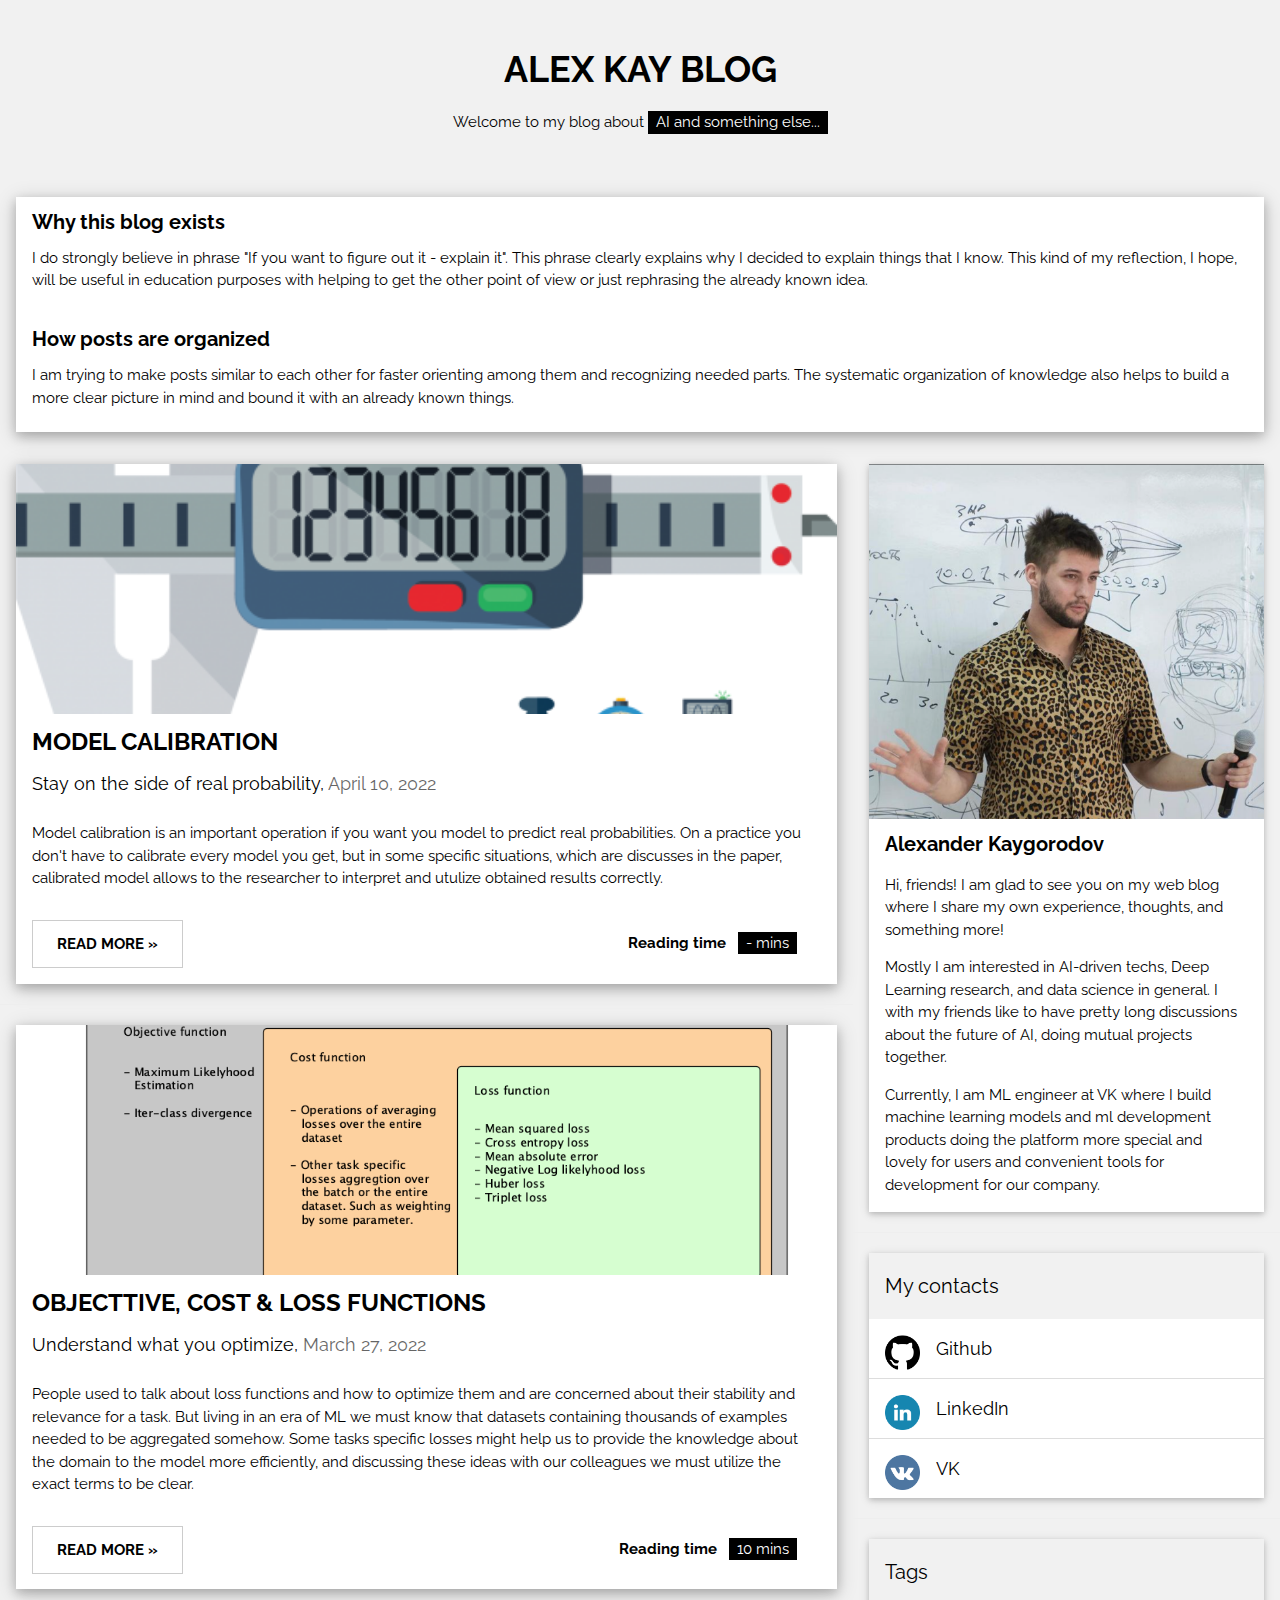
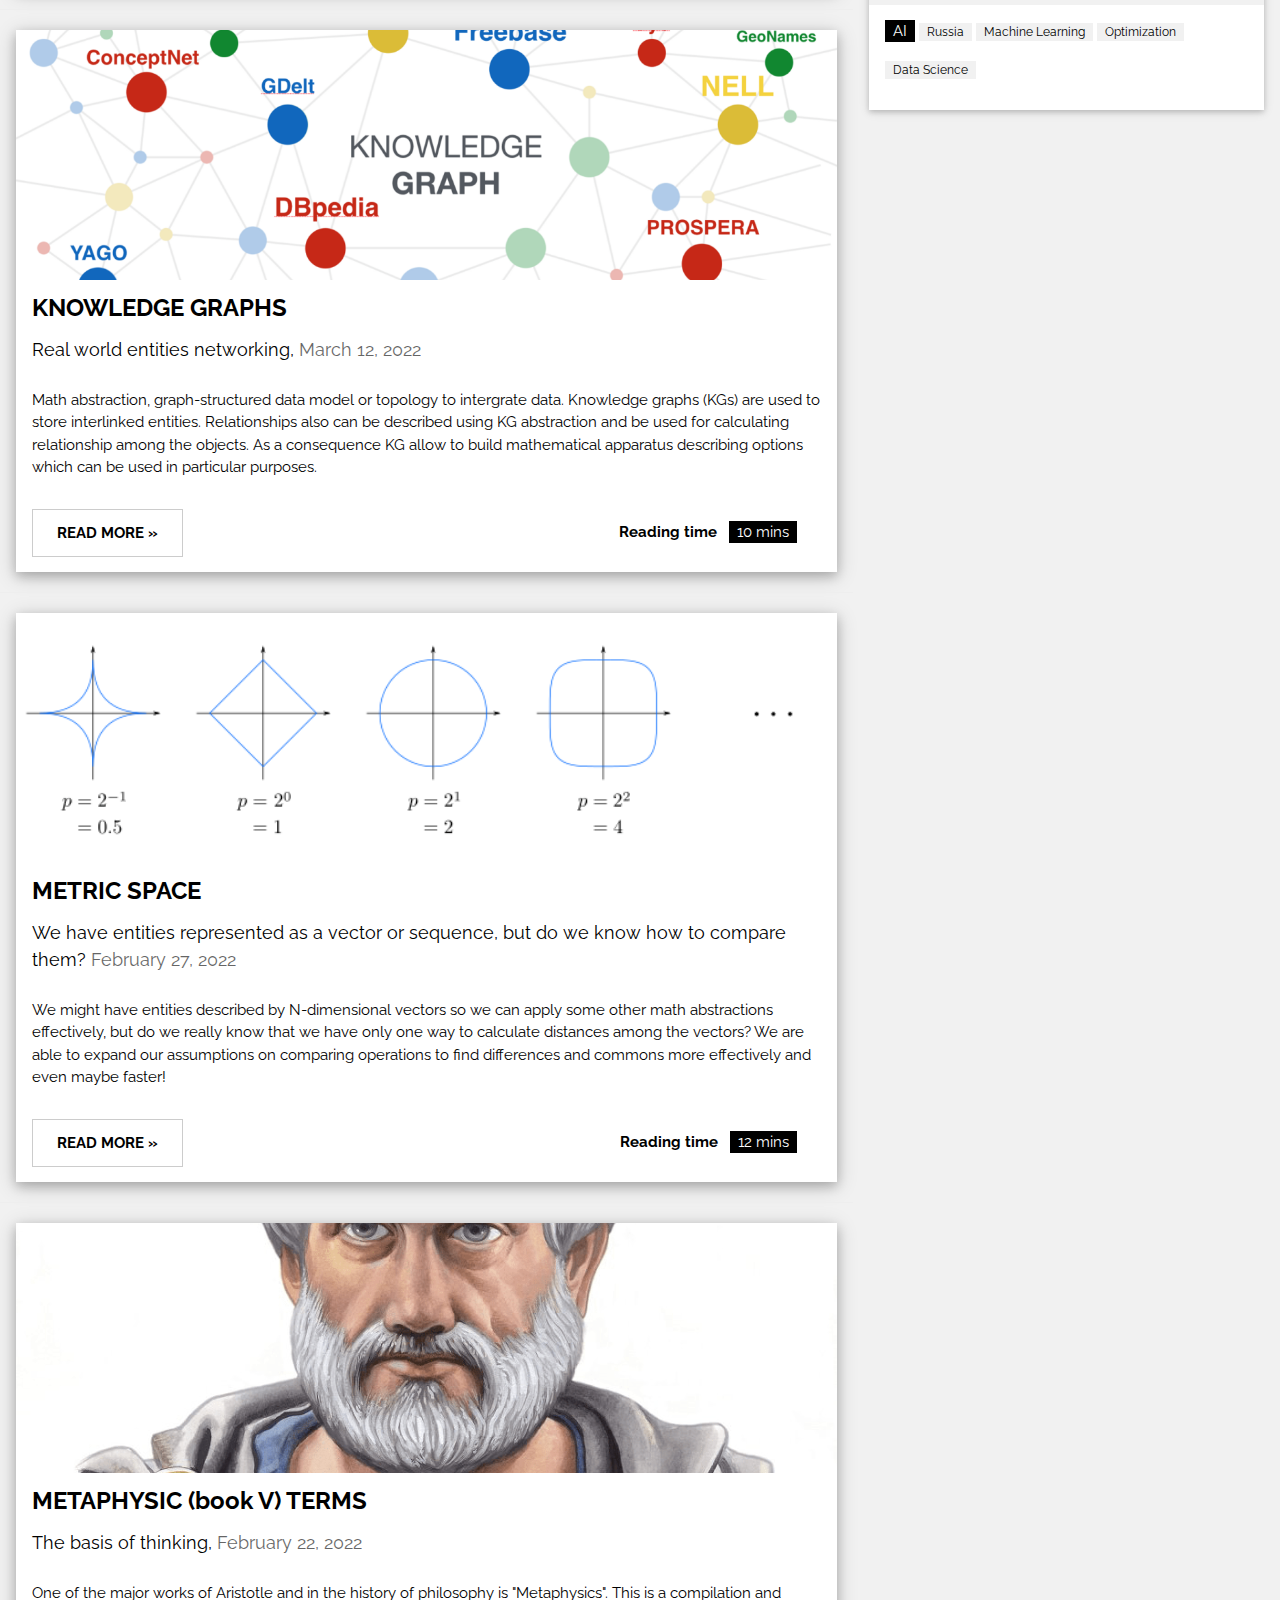
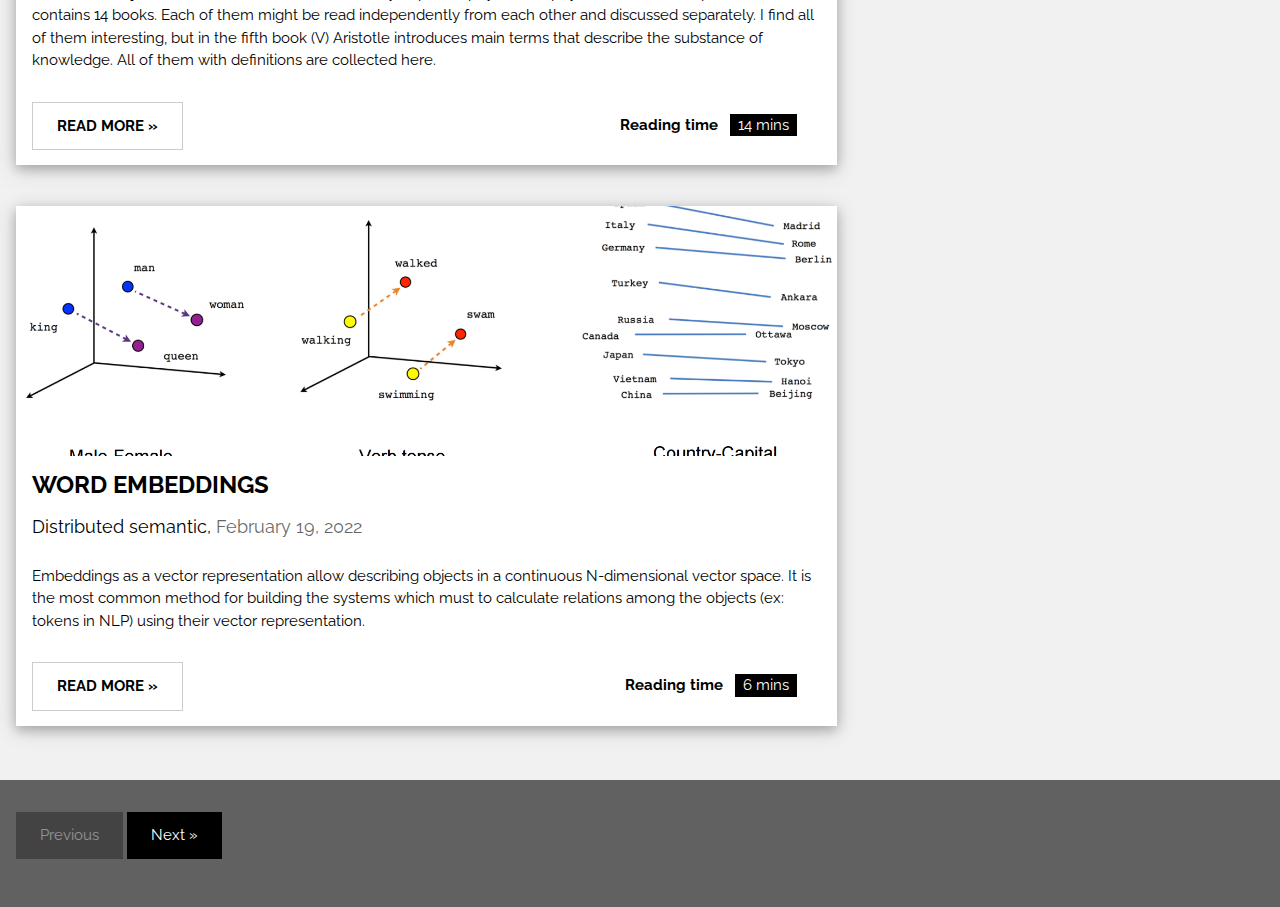
<file: index.html>
<!DOCTYPE html>
<html>
<title>Alex Kay blog</title>
<meta charset="UTF-8">
<meta name="viewport" content="width=device-width, initial-scale=1">
<link rel="stylesheet" href="https://www.w3schools.com/w3css/4/w3.css">
<link rel="stylesheet" href="https://fonts.googleapis.com/css?family=Raleway">
<link rel="stylesheet" href="./static/styles.css">
<style>
body,h1,h2,h3,h4,h5 {font-family: "Raleway", sans-serif}
</style>
<body class="w3-light-grey">

<!-- w3-content defines a container for fixed size centered content,
and is wrapped around the whole page content, except for the footer in this example -->
<div class="w3-content" style="max-width:1400px">

<!-- Header -->
<header class="w3-container w3-center w3-padding-32">
  <h1><b>
    <a href="./index.html" style="text-decoration:none">ALEX KAY BLOG</a>
  </b></h1>
  <p>Welcome to my blog about <span class="w3-tag">AI and something else...</span></p>
</header>

<!-- Grid -->
<div class="w3-row">

<!-- Blog options -->
<div class="w3-col l14">
  <div class="w3-card-4 w3-margin w3-white">
    <div class="w3-container">
      <h4><b>Why this blog exists</b></h4>
      I do strongly believe in phrase "If you want to figure out it - explain it".
      This phrase clearly explains why I decided to explain things that I know.
      This kind of my reflection, I hope, will be useful in education purposes with
      helping to get the other point of view or just rephrasing the already known idea.
    </div>
    <br>

    <div class="w3-container">
      <h4><b>How posts are organized</b></h4>
      I am trying to make posts similar to each other for faster orienting among them and
      recognizing needed parts. The systematic organization of knowledge also helps
      to build a more clear picture in mind and bound it with an already known things.
    </div>
    <br>
  </div>
</div>

<!-- Blog entries -->
<div class="w3-col l8 s12">

  <!-- Blog entry -->
  <div class="w3-card-4 w3-margin w3-white">
    <img src="./images/blogs/calibration.png" alt="kg" style="width:100%; height:250px;object-fit: cover;">
    <div class="w3-container">
      <h3><b>MODEL CALIBRATION</b></h3>
      <h5>Stay on the side of real probability, <span class="w3-opacity">April 10, 2022</span></h5>
    </div>

    <div class="w3-container">
      <p>
         Model calibration is an important operation if you want you model to predict real probabilities. On a practice you don't
         have to calibrate every model you get, but in some specific situations, which are discusses in the paper, calibrated model
         allows to the researcher to interpret and utulize obtained results correctly.
      </p>
      <div class="w3-row">
        <div class="w3-col m8 s12">
          <p><button class="w3-button w3-padding-large w3-white w3-border"><b>
            <a href="./html/papers/calibration.html" style="text-decoration:none">READ MORE »</a>
          </b></button></p>
        </div>
        <div class="w3-col m4 w3-hide-small">
          <p><span class="w3-padding-large w3-right"><b>Reading time  </b> <span class="w3-tag"> - mins</span></span></p>
        </div>
      </div>
    </div>
  </div>
  <hr>

  <!-- Blog entry -->
  <div class="w3-card-4 w3-margin w3-white">
    <img src="./images/blogs/loss_functions.png" alt="kg" style="width:100%; height:250px;object-fit: cover;">
    <div class="w3-container">
      <h3><b>OBJECTTIVE, COST & LOSS FUNCTIONS</b></h3>
      <h5>Understand what you optimize, <span class="w3-opacity">March 27, 2022</span></h5>
    </div>

    <div class="w3-container">
      <p>
        People used to talk about loss functions and how to optimize them and are concerned about
        their stability and relevance for a task. But living in an
        era of ML we must know that datasets containing thousands of examples needed to
        be aggregated somehow. Some tasks specific losses might
        help us to provide the knowledge about the domain to the model more efficiently,
        and discussing these ideas with our colleagues we
        must utilize the exact terms to be clear.
      </p>
      <div class="w3-row">
        <div class="w3-col m8 s12">
          <p><button class="w3-button w3-padding-large w3-white w3-border"><b>
            <a href="./html/papers/loss_functions.html" style="text-decoration:none">READ MORE »</a>
          </b></button></p>
        </div>
        <div class="w3-col m4 w3-hide-small">
          <p><span class="w3-padding-large w3-right"><b>Reading time  </b> <span class="w3-tag"> 10 mins</span></span></p>
        </div>
      </div>
    </div>
  </div>
  <hr>

  <!-- Blog entry -->
  <div class="w3-card-4 w3-margin w3-white">
    <img src="./images/blogs/kg.png" alt="kg" style="width:100%; height:250px;object-fit: cover;">
    <div class="w3-container">
      <h3><b>KNOWLEDGE GRAPHS</b></h3>
      <h5>Real world entities networking, <span class="w3-opacity">March 12, 2022</span></h5>
    </div>

    <div class="w3-container">
      <p>
        Math abstraction, graph-structured data model or topology to intergrate data. Knowledge graphs (KGs) are used to store interlinked entities. Relationships also can be described using KG
        abstraction and be used for calculating relationship among the objects. As a consequence KG allow to build mathematical apparatus describing options which can be used in particular purposes.
      </p>
      <div class="w3-row">
        <div class="w3-col m8 s12">
          <p><button class="w3-button w3-padding-large w3-white w3-border"><b>
            <a href="./html/papers/knowledge_graphs.html" style="text-decoration:none">READ MORE »</a>
          </b></button></p>
        </div>
        <div class="w3-col m4 w3-hide-small">
          <p><span class="w3-padding-large w3-right"><b>Reading time  </b> <span class="w3-tag"> 10 mins</span></span></p>
        </div>
      </div>
    </div>
  </div>
  <hr>

  <!-- Blog entry -->
  <div class="w3-card-4 w3-margin w3-white">
    <img src="./images/blogs/distances.png" alt="kg" style="width:100%; height:250px;object-fit: cover;">
    <div class="w3-container">
      <h3><b>METRIC SPACE</b></h3>
      <h5>We have entities represented as a vector or sequence, but do we know how to compare them? <span class="w3-opacity">February 27, 2022</span></h5>
    </div>

    <div class="w3-container">
      <p>
        We might have entities described by N-dimensional vectors so we can apply some other math abstractions
        effectively, but do we really know that we have only one way to calculate distances
        among the vectors? We are able to expand our assumptions on comparing operations to find differences and commons
        more effectively and even maybe faster!
      </p>
      <div class="w3-row">
        <div class="w3-col m8 s12">
          <p><button class="w3-button w3-padding-large w3-white w3-border"><b>
            <a href="./html/papers/metric_space.html" style="text-decoration:none">READ MORE »</a>
          </b></button></p>
        </div>
        <div class="w3-col m4 w3-hide-small">
          <p><span class="w3-padding-large w3-right"><b>Reading time  </b> <span class="w3-tag"> 12 mins</span></span></p>
        </div>
      </div>
    </div>
  </div>
  <hr>

  <!-- Blog entry -->
  <div class="w3-card-4 w3-margin w3-white">
    <img src="./images/blogs/aristotle.png" alt="kg" style="width:100%; height:250px;object-fit: cover;">
    <div class="w3-container">
      <h3><b>METAPHYSIC (book V) TERMS</b></h3>
      <h5>The basis of thinking, <span class="w3-opacity">February 22, 2022</span></h5>
    </div>

    <div class="w3-container">
      <p>
        One of the major works of Aristotle and in the history of philosophy is "Metaphysics". This is a compilation and contains 14 books.
        Each of them might be read independently from each other and discussed separately. I find all of them interesting, but in
        the fifth book (V) Aristotle introduces main terms that describe the substance of knowledge. All
        of them with definitions are collected here.
      </p>
      <div class="w3-row">
        <div class="w3-col m8 s12">
          <p><button class="w3-button w3-padding-large w3-white w3-border"><b>
            <a href="./html/papers/metaphysic_terms.html" style="text-decoration:none">READ MORE »</a>
          </b></button></p>
        </div>
        <div class="w3-col m4 w3-hide-small">
          <p><span class="w3-padding-large w3-right"><b>Reading time  </b> <span class="w3-tag">14 mins</span></span></p>
        </div>
      </div>
    </div>
  </div>
  <hr>

  <!-- Blog entry -->
  <div class="w3-card-4 w3-margin w3-white">
  <img src="./images/blogs/embeddings.png" alt="embeddings" style="width:100%; height:250px;object-fit: cover;">
    <div class="w3-container">
      <h3><b>WORD EMBEDDINGS</b></h3>
      <h5>Distributed semantic, <span class="w3-opacity">February 19, 2022</span></h5>
    </div>

    <div class="w3-container">
      <p>
        Embeddings as a vector representation allow describing objects in a continuous N-dimensional vector space. It is the most common method for building the systems which must
        to calculate relations among the objects (ex: tokens in NLP) using their vector representation.
      </p>
      <div class="w3-row">
        <div class="w3-col m8 s12">
          <p><button class="w3-button w3-padding-large w3-white w3-border"><b>
            <a href="./html/papers/embeddings.html" style="text-decoration:none">READ MORE »</a>
          </b></button></p>
        </div>
        <div class="w3-col m4 w3-hide-small">
          <p><span class="w3-padding-large w3-right"><b>Reading time  </b> <span class="w3-tag">6 mins</span></span></p>
        </div>
      </div>
    </div>
  </div>

<!-- END BLOG ENTRIES -->
</div>

<!-- Introduction menu -->
<div class="w3-col l4">
  <!-- About Card -->
  <div class="w3-card w3-margin w3-margin-top">
  <img src="./images/me.jpg" style="width:100%">
    <div class="w3-container w3-white">
      <h4><b>Alexander Kaygorodov</b></h4>
      <p>
        Hi, friends! I am glad to see you on my web blog where I share my own experience, thoughts, and something more!
      </p>
      <p>
        Mostly I am interested in AI-driven techs, Deep Learning research, and data science in general.
        I with my friends like to have pretty long discussions about the future of AI, doing mutual projects together.
      </p>
      <p>
        Currently, I am ML engineer at <a href="https://vk.company/en/" style="text-decoration:none">VK</a> where I build machine learning models and ml development products doing the
        platform more special and lovely for users and convenient tools for development for our company.
      </p>
    </div>
  </div><hr>

  <!-- Contacts -->
  <div class="w3-card w3-margin">
    <div class="w3-container w3-padding">
      <h4>My contacts</h4>
    </div>
    <ul class="w3-ul w3-hoverable w3-white">
      <li class="w3-padding-16">
        <img src="./images/github_icon.png" alt="Image" class="w3-left w3-margin-right" style="width:35px">
        <span class="w3-large">
          <a href="https://github.com/AlexKay28" style="text-decoration:none">Github</a>
        </span><br>
      </li>
      <li class="w3-padding-16">
        <img src="./images/linkedin_icon.png" alt="Image" class="w3-left w3-margin-right" style="width:35px">
        <span class="w3-large">
          <a href="https://www.linkedin.com/in/alexkay28" style="text-decoration:none">LinkedIn</a>
        </span><br>
      </li>
      <li class="w3-padding-16 w3-hide-medium w3-hide-small">
        <img src="./images/vk_icon.png" alt="Image" class="w3-left w3-margin-right" style="width:35px">
        <span class="w3-large">
          <a href="https://vk.com/alexkay28" style="text-decoration:none">VK</a>
        </span><br>
      </li>
    </ul>
  </div>
  <hr>

  <!-- Labels / tags -->
  <div class="w3-card w3-margin">
    <div class="w3-container w3-padding">
      <h4>Tags</h4>
    </div>
    <div class="w3-container w3-white">
    <p>
      <span class="w3-tag w3-black w3-margin-bottom">AI</span>
      <span class="w3-tag w3-light-grey w3-small w3-margin-bottom">Russia</span>
      <span class="w3-tag w3-light-grey w3-small w3-margin-bottom">Machine Learning</span>
      <span class="w3-tag w3-light-grey w3-small w3-margin-bottom">Optimization</span>
      <span class="w3-tag w3-light-grey w3-small w3-margin-bottom">Data Science</span>
    </p>
    </div>
  </div>

<!-- END Introduction Menu -->
</div>

<!-- END GRID -->
</div><br>

<!-- END w3-content -->
</div>

<!-- Footer -->
<footer class="w3-container w3-dark-grey w3-padding-32 w3-margin-top">
  <button class="w3-button w3-black w3-disabled w3-padding-large w3-margin-bottom">Previous</button>
  <button class="w3-button w3-black w3-padding-large w3-margin-bottom">Next »</button>
</footer>

</body>
</html>
</file>
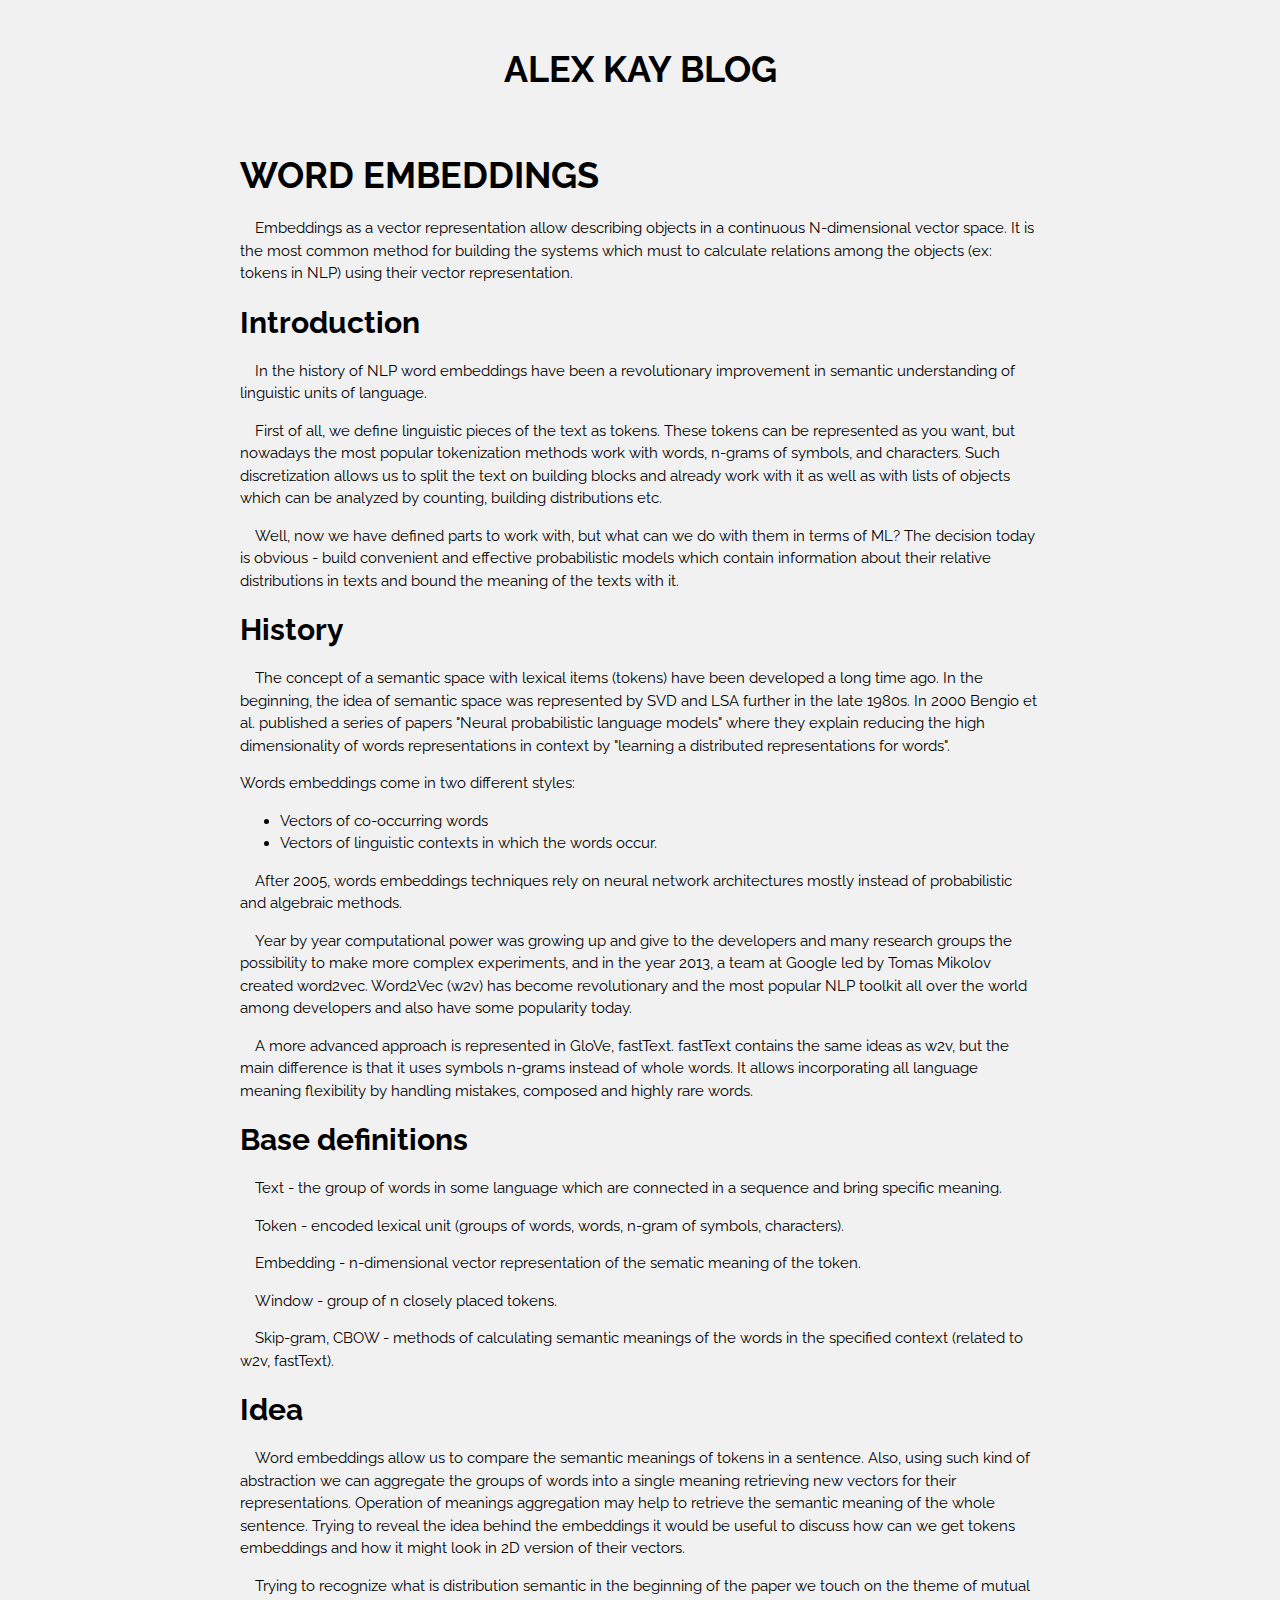
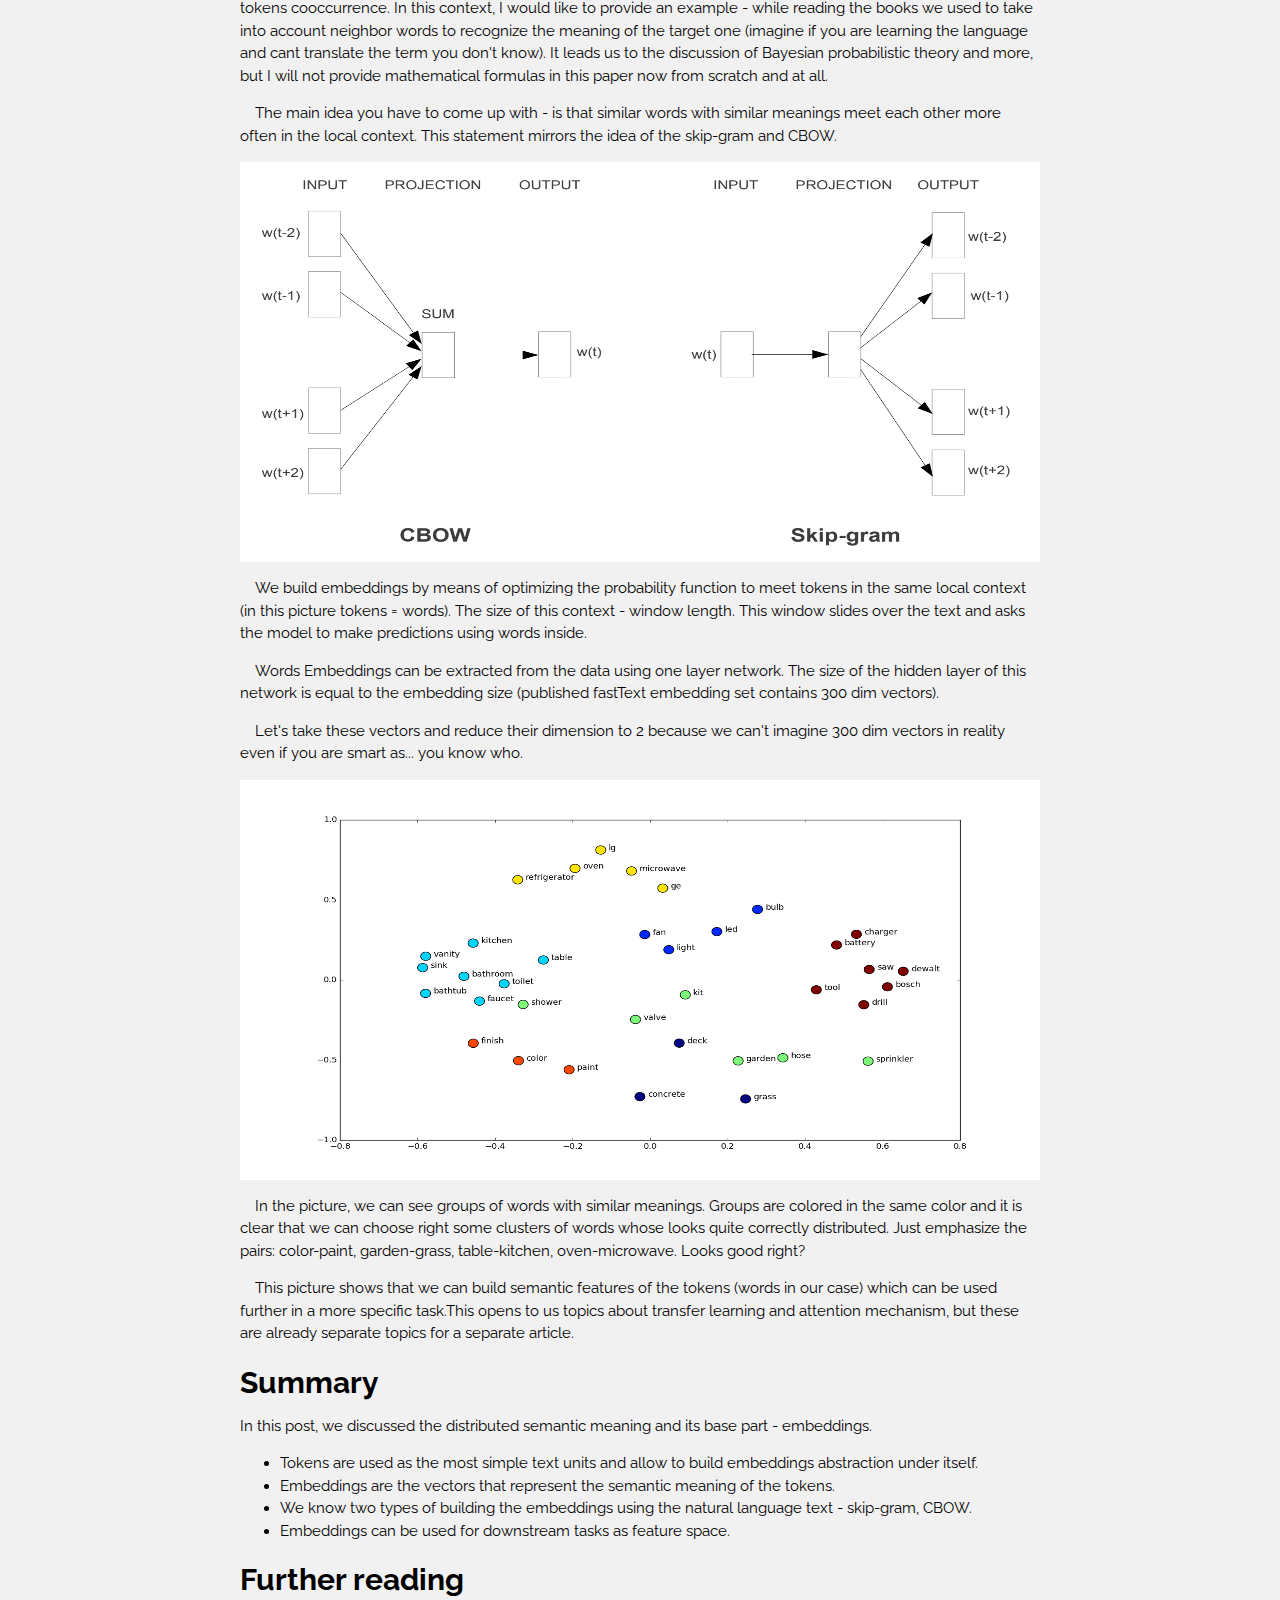
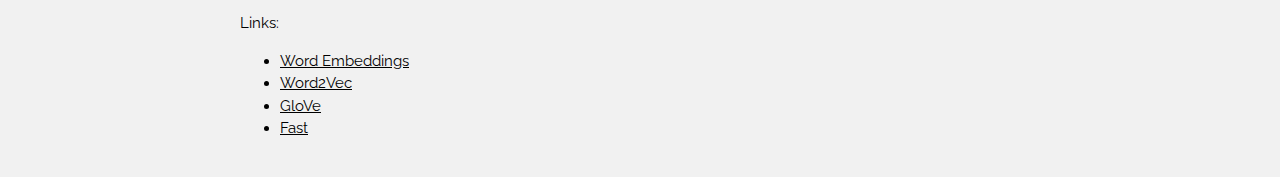
<file: html/papers/embeddings.html>
<!DOCTYPE html>
<html>
<title>Alex Kay blog</title>
<meta charset="UTF-8">
<meta name="viewport" content="width=device-width, initial-scale=1">
<link rel="stylesheet" href="https://www.w3schools.com/w3css/4/w3.css">
<link rel="stylesheet" href="https://fonts.googleapis.com/css?family=Raleway">
<link rel="stylesheet" href="../../static/styles.css">
<style>
body,h1,h2,h3,h4,h5 {font-family: "Raleway", sans-serif}
p { text-indent: 15px; }
</style>
<body class="w3-light-grey">

<!-- w3-content defines a container for fixed size centered content,
and is wrapped around the whole page content, except for the footer in this example -->
<div class="w3-content" style="max-width:800px">

  <!-- Header -->
  <header class="w3-container w3-center w3-padding-32">
    <h1><b>
      <a href="../../index.html" style="text-decoration:none">ALEX KAY BLOG</a>
    </b></h1>
  </header>

  <!-- Grid -->
  <div class="w3-row">

  <h1><b>WORD EMBEDDINGS</b></h1>
  <p>
    Embeddings as a vector representation allow describing objects in a continuous N-dimensional vector space. It is the most common method for building the systems which must
    to calculate relations among the objects (ex: tokens in NLP) using their vector representation.
  </p>

  <h2><b>Introduction</b></h2>
  <p>
  In the history of NLP word embeddings have been a revolutionary improvement in semantic understanding of
  linguistic units of language.
  </p>
  <p>
	First of all, we define linguistic pieces of the text as tokens. These tokens can be represented as you want,
  but nowadays the most popular tokenization methods work with words, n-grams of symbols,
  and characters. Such discretization allows us to split the text on building blocks and already work with it as
  well as with lists of objects which can be analyzed by counting, building distributions etc.
  </p>
  <p>
	Well, now we have defined parts to work with, but what can we do with them in terms of ML? The decision today
  is obvious - build convenient and effective probabilistic models which contain information about their relative
  distributions in texts and bound the meaning of the texts with it.
  </p>

  <h2><b>History</b></h2>
  <p>
  The concept of a semantic space with lexical items (tokens) have been developed a long time ago.
  In the beginning, the idea of semantic space was represented by SVD and LSA further in the late 1980s.
  In 2000 Bengio et al. published a series of papers "Neural probabilistic language models" where they explain
  reducing the high dimensionality of words representations in context by "learning a distributed representations
  for words".
  </p>

  Words embeddings come in two different styles:
  <ul>
    <li>Vectors of co-occurring words</li>
    <li>Vectors of linguistic contexts in which the words occur.</li>
  </ul>

  <p>
  After 2005, words embeddings techniques rely on neural network architectures mostly instead of probabilistic and algebraic methods.
  </p>

  <p>
  Year by year computational power was growing up and give to the developers and many research groups the
  possibility to make more complex experiments, and in the year 2013, a team at Google led by
  Tomas Mikolov created word2vec. Word2Vec (w2v) has become revolutionary and the most popular NLP toolkit all
  over the world among developers and also have some popularity today.
  </p>

  <p>
  A more advanced approach is represented in GloVe, fastText. fastText contains the same ideas as w2v, but the main difference is
  that it uses symbols n-grams instead of whole words. It allows incorporating all language meaning flexibility by
  handling mistakes, composed and highly rare words.
  </p>

  <h2><b>Base definitions</b></h2>
  <p>
  Text - the group of words in some language which are connected in a sequence and bring specific meaning.
  </p>
  <p>
  Token - encoded lexical unit (groups of words, words, n-gram of symbols, characters).
  </p>
  <p>
  Embedding - n-dimensional vector representation of the sematic meaning of the token.
  </p>
  <p>
  Window - group of n closely placed tokens.
  </p>
  <p>
  Skip-gram, CBOW - methods of calculating semantic meanings of the words in the specified context (related to w2v, fastText).
  </p>

  <h2><b>Idea</b></h2>
  <p>
  Word embeddings allow us to compare the semantic meanings of tokens in a sentence. Also, using such kind of abstraction we
  can aggregate the groups of words into a single meaning retrieving new vectors for their representations. Operation of meanings
  aggregation may help to retrieve the semantic meaning of the whole sentence.
  Trying to reveal the idea behind the embeddings it would be useful to discuss how can we get tokens embeddings and how it might
  look in 2D version of their vectors.
  </p>

  <p>
  Trying to recognize what is distribution semantic in the beginning of the paper we touch on the theme of mutual tokens cooccurrence.
  In this context, I would like to provide an example - while reading the books we used to take into account neighbor words to recognize
  the meaning of the target one (imagine if you are learning the language and cant translate the term you don't know). It leads us to the
  discussion of Bayesian probabilistic theory and more, but I will not provide mathematical formulas in this paper now from scratch
  and at all.
  </p>

  <p>
  The main idea you have to come up with - is that similar words with similar meanings meet each other more often in the local context.
  This statement mirrors the idea of the skip-gram and CBOW.
  </p>

  <img src="../../images/blogs/cbow_skip.png" alt="embeddings" style="width:100%; height:400px;">

  <p>
  We build embeddings by means of optimizing the probability function to meet tokens in the same local context (in this picture
  tokens = words). The size of this context - window length. This window slides over the text and asks the model to make predictions
  using words inside.
  </p>
  <p>
  Words Embeddings can be extracted from the data using one layer network. The size of the hidden layer of this network is equal to the
  embedding size (published fastText embedding set contains 300 dim vectors).
  </p>
  <p>
  Let's take these vectors and reduce their dimension to 2 because we can't imagine 300 dim vectors in reality even if you are
  smart as... you know who.
  </p>

  <img src="../../images/blogs/distrib_semantic.png" alt="embeddings" style="width:100%; height:400px;">

  <p>
  In the picture, we can see groups of words with similar meanings. Groups are colored in the same color and it is clear that
  we can choose right some clusters of words whose looks quite correctly distributed.
  Just emphasize the pairs: color-paint, garden-grass, table-kitchen, oven-microwave. Looks good right?
  </p>
  <p>
  This picture shows that we can build semantic features of the tokens (words in our case) which can be used further in a more
  specific task.This opens to us topics about transfer learning and attention mechanism, but these are already
  separate topics for a separate article.
  </p>

  <h2><b>Summary</b></h2>
  In this post, we discussed the distributed semantic meaning and its base part - embeddings.
  <ul>
    <li>Tokens are used as the most simple text units and allow to build embeddings abstraction under itself.</li>
    <li>Embeddings are the vectors that represent the semantic meaning of the tokens.</li>
    <li>We know two types of building the embeddings using the natural language text - skip-gram, CBOW.</li>
    <li>Embeddings can be used for downstream tasks as feature space.</li>
  </ul>

  <h2><b>Further reading</b></h2>
  Links:
  <ul>
    <li><a href="https://en.wikipedia.org/wiki/Word_embedding">Word Embeddings</a></li>
    <li><a href="https://en.wikipedia.org/wiki/Word2vec">Word2Vec</a></li>
    <li><a href="https://en.wikipedia.org/wiki/GloVe_(machine_learning)">GloVe</a></li>
    <li><a href="https://en.wikipedia.org/wiki/FastText">Fast</a></li>
  </ul>

  <!-- END GRID -->
  </div><br>

<!-- END w3-content -->
</div>

</body>
</html>
</file>
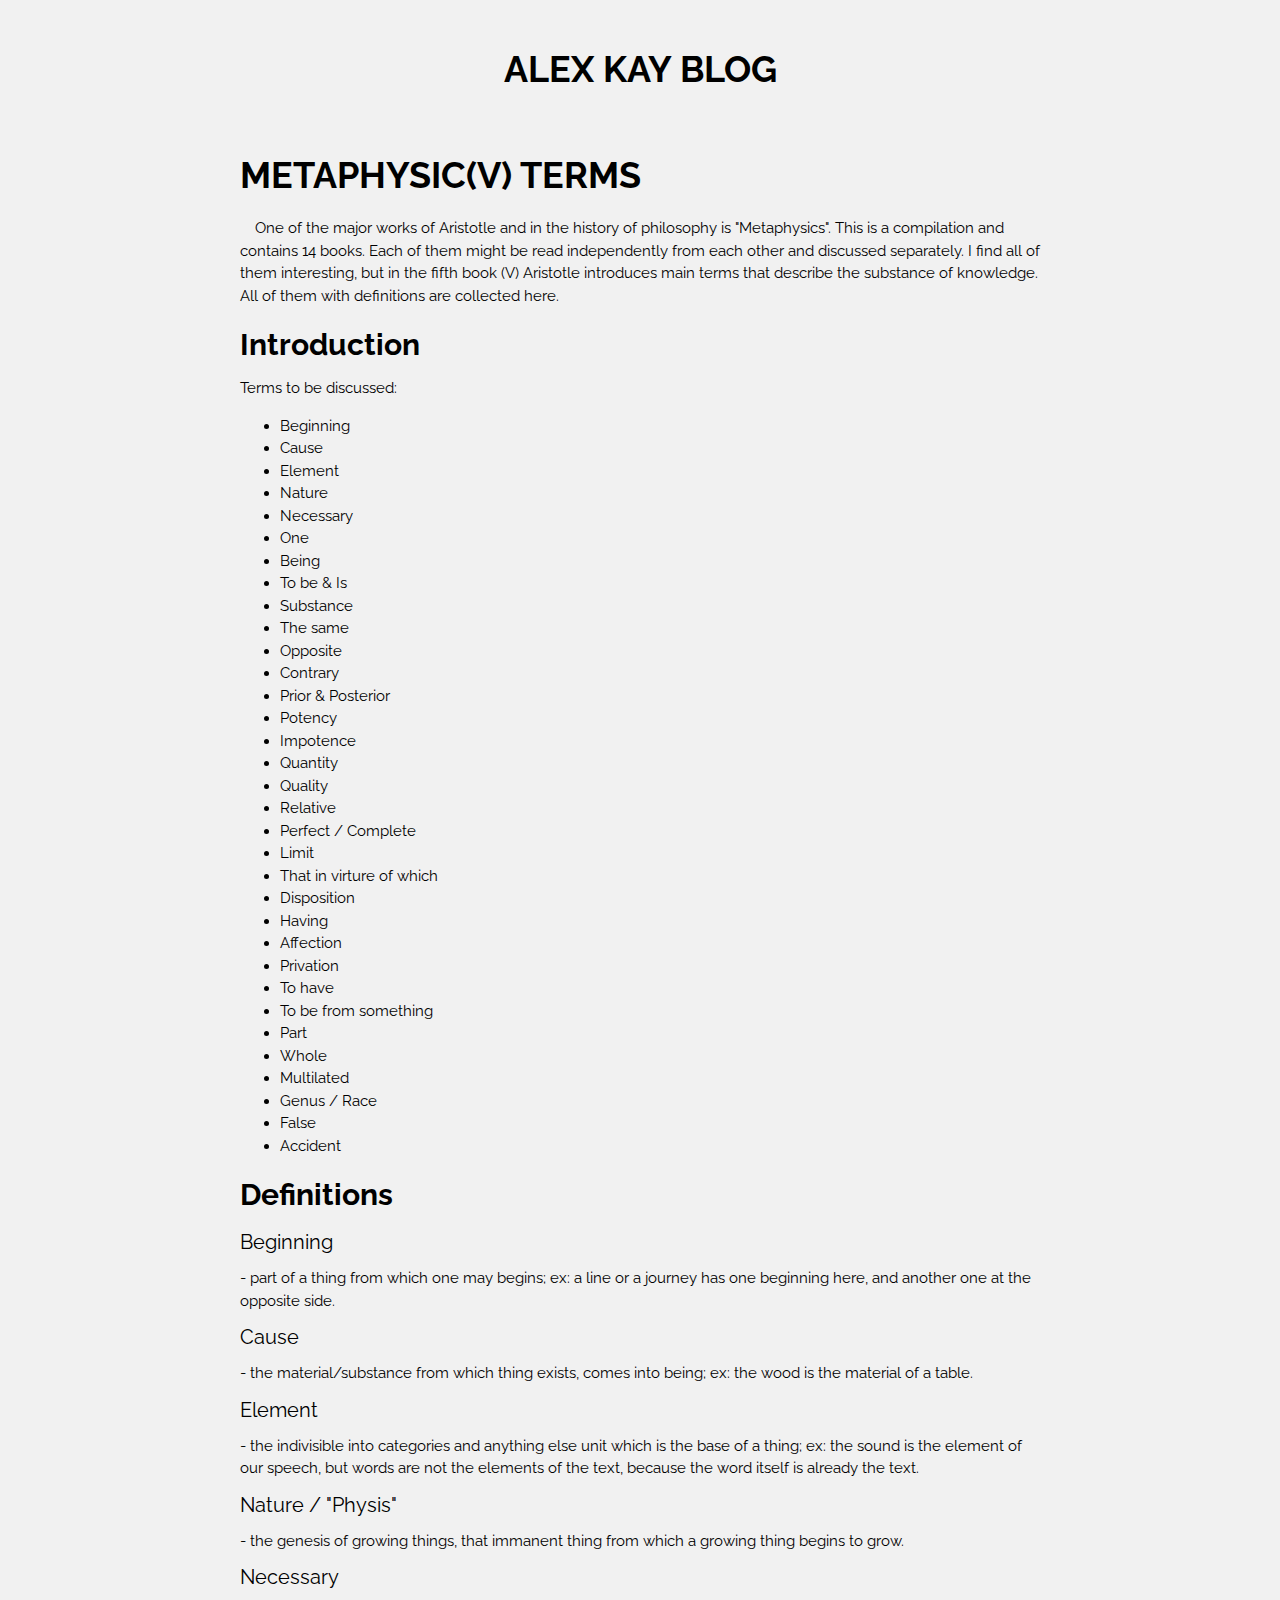
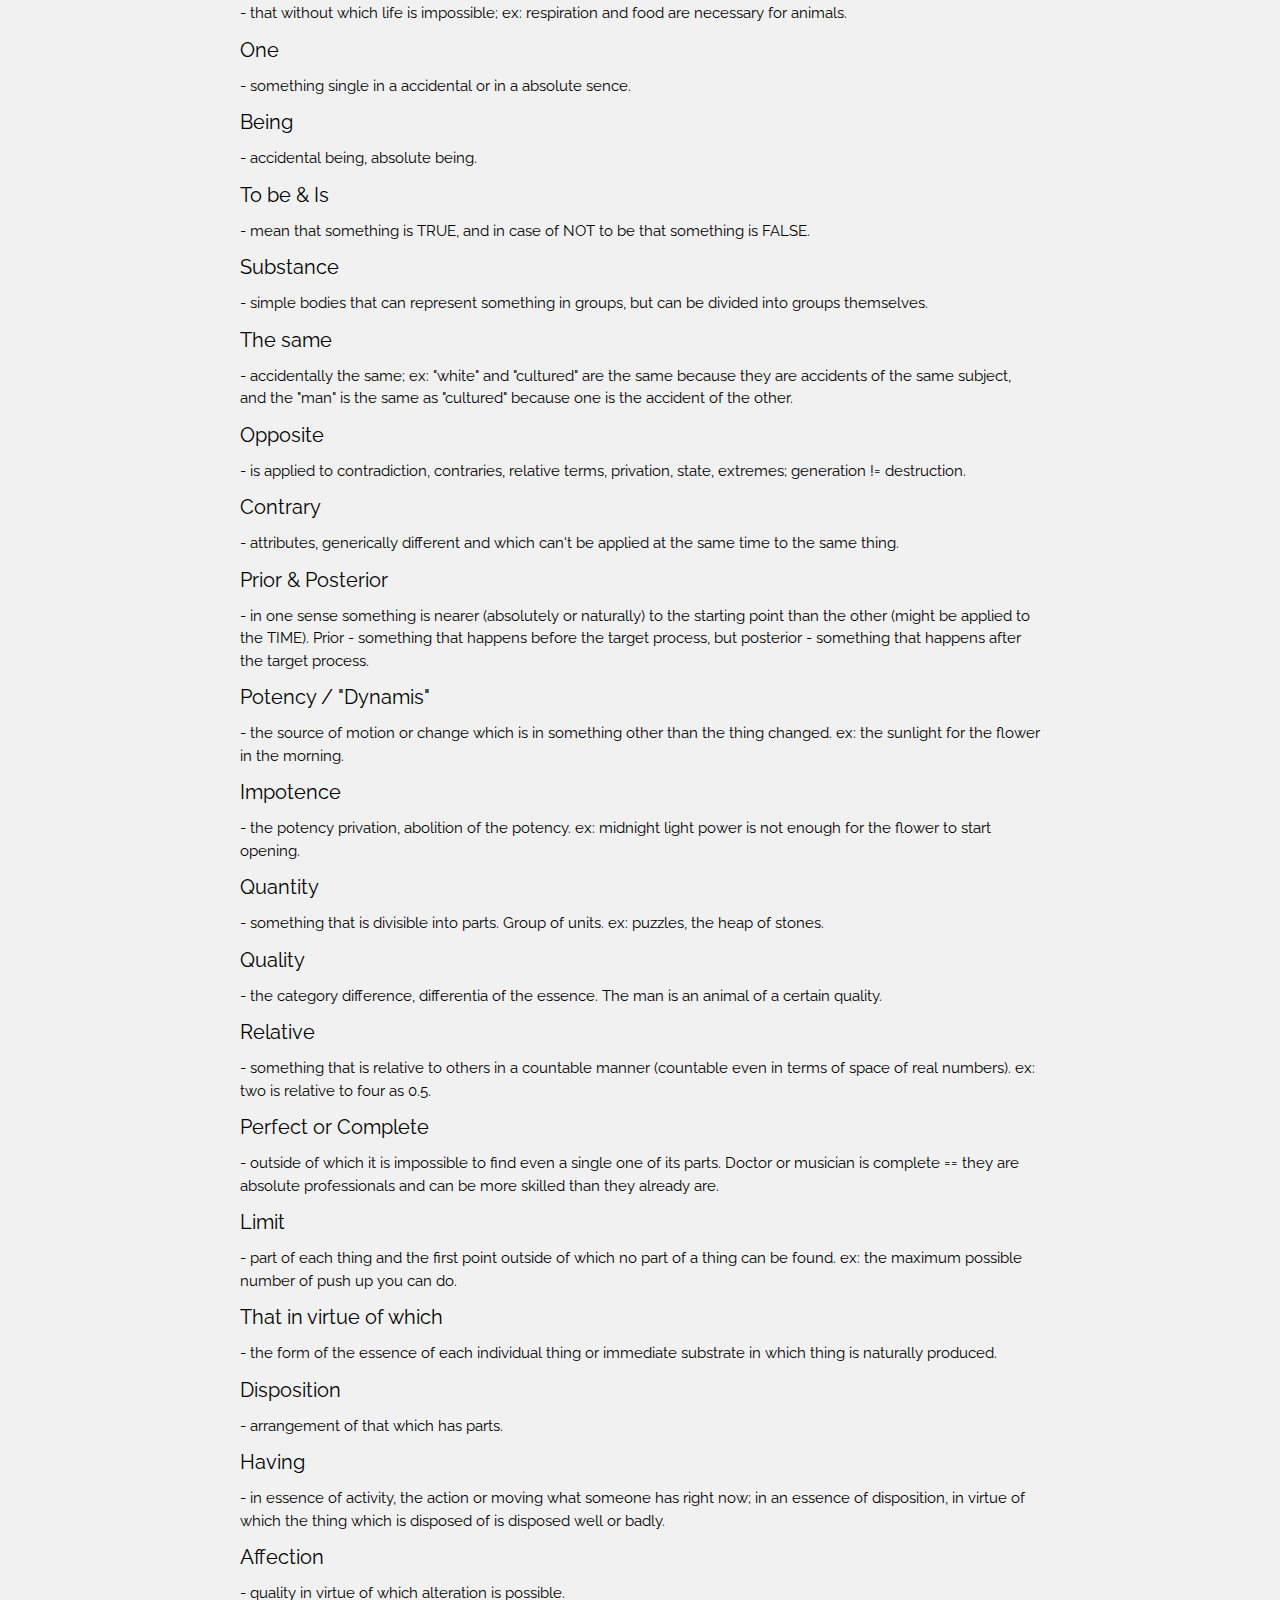
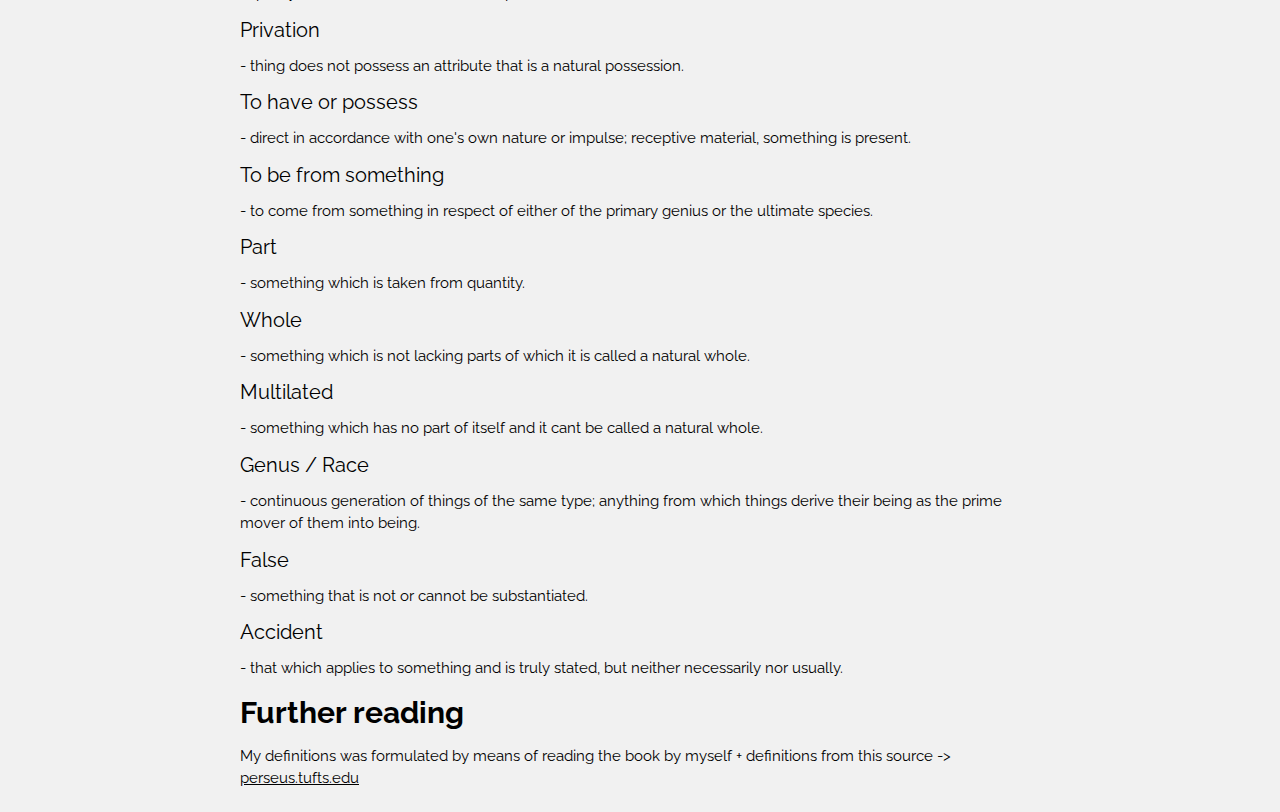
<file: html/papers/metaphysic_terms.html>
<!DOCTYPE html>
<html>
<title>Alex Kay blog</title>
<meta charset="UTF-8">
<meta name="viewport" content="width=device-width, initial-scale=1">
<link rel="stylesheet" href="https://www.w3schools.com/w3css/4/w3.css">
<link rel="stylesheet" href="https://fonts.googleapis.com/css?family=Raleway">
<link rel="stylesheet" href="../../static/styles.css">
<style>
body,h1,h2,h3,h4,h5 {font-family: "Raleway", sans-serif}
p { text-indent: 15px; }
</style>
<body class="w3-light-grey">

<!-- w3-content defines a container for fixed size centered content,
and is wrapped around the whole page content, except for the footer in this example -->
<div class="w3-content" style="max-width:800px">

  <!-- Header -->
  <header class="w3-container w3-center w3-padding-32">
    <h1><b>
      <a href="../../index.html" style="text-decoration:none">ALEX KAY BLOG</a>
    </b></h1>
  </header>

  <!-- Grid -->
  <div class="w3-row">

  <h1><b>METAPHYSIC(V) TERMS</b></h1>
  <p>
    One of the major works of Aristotle and in the history of philosophy is "Metaphysics". This is a compilation and contains 14 books.
    Each of them might be read independently from each other and discussed separately. I find all of them interesting, but in
    the fifth book (V) Aristotle introduces main terms that describe the substance of knowledge. All
    of them with definitions are collected here.
  </p>

  <h2><b>Introduction</b></h2>
  Terms to be discussed:
  <ul>
    <li>Beginning</li>
    <li>Cause</li>
    <li>Element</li>
    <li>Nature</li>
    <li>Necessary</li>
    <li>One</li>
    <li>Being</li>
    <li>To be & Is</li>
    <li>Substance</li>
    <li>The same</li>
    <li>Opposite</li>
    <li>Contrary</li>
    <li>Prior & Posterior</li>
    <li>Potency</li>
    <li>Impotence</li>
    <li>Quantity</li>
    <li>Quality</li>
    <li>Relative</li>
    <li>Perfect / Complete</li>
    <li>Limit</li>
    <li>That in virture of which</li>
    <li>Disposition</li>
    <li>Having</li>
    <li>Affection</li>
    <li>Privation</li>
    <li>To have</li>
    <li>To be from something</li>
    <li>Part</li>
    <li>Whole</li>
    <li>Multilated</li>
    <li>Genus / Race</li>
    <li>False</li>
    <li>Accident</li>
  </ul>

  <h2><b>Definitions</b></h2>

  <h4>Beginning</h4>
  - part of a thing from which one may begins; ex: a line or a journey has one beginning here, and another one at the opposite side.
  <h4>Cause</h4>
  - the material/substance from which thing exists, comes into being; ex: the wood is the material of a table.
  <h4>Element</h4>
  - the indivisible into categories and anything else unit which is the base of a thing; ex: the sound is the element of our speech, but words are
  not the elements of the text, because the word itself is already the text.
  <h4>Nature / "Physis" </h4>
  - the genesis of growing things, that immanent thing from which a growing thing begins to grow.
  <h4>Necessary</h4>
  - that without which life is impossible; ex: respiration and food are necessary for animals.
  <h4>One</h4>
  - something single in a accidental or in a absolute sence.
  <h4>Being</h4>
  - accidental being, absolute being.
  <h4>To be & Is</h4>
  - mean that something is TRUE, and in case of NOT to be that something is FALSE.
  <h4>Substance</h4>
  - simple bodies that can represent something in groups, but can be divided into groups themselves.
  <h4>The same</h4>
  - accidentally the same; ex: "white" and "cultured" are the same because they are accidents of the same subject, and the "man" is the same as
  "cultured" because one is the accident of the other.
  <h4>Opposite</h4>
  - is applied to contradiction, contraries, relative terms, privation, state, extremes; generation != destruction.
  <h4>Contrary</h4>
  - attributes, generically different and which can't be applied at the same time to the same thing.
  <h4>Prior & Posterior</h4>
  - in one sense something is nearer (absolutely or naturally) to the starting point than the other (might be applied to the TIME). Prior - something that
  happens before the target process, but posterior - something that happens after the target process.
  <h4>Potency / "Dynamis"</h4>
  - the source of motion or change which is in something other than the thing changed. ex: the sunlight for the flower in the morning.
  <h4>Impotence</h4>
  - the potency privation, abolition of the potency. ex: midnight light power is not enough for the flower to start opening.
  <h4>Quantity</h4>
  - something that is divisible into parts. Group of units. ex: puzzles, the heap of stones.
  <h4>Quality</h4>
  - the category difference, differentia of the essence. The man is an animal of a certain quality.
  <h4>Relative</h4>
  - something that is relative to others in a countable manner (countable even in terms of space of real numbers). ex: two is relative to four as 0.5.
  <h4>Perfect or Complete </h4>
  - outside of which it is impossible to find even a single one of its parts. Doctor or musician is complete == they are absolute
  professionals and can be more skilled than they already are.
  <h4>Limit</h4>
  - part of each thing and the first point outside of which no part of a thing can be found. ex: the maximum possible number of push up you can do.
  <h4>That in virtue of which</h4>
  - the form of the essence of each individual thing or immediate substrate in which thing is naturally produced.
  <h4>Disposition</h4>
  - arrangement of that which has parts.
  <h4>Having</h4>
  - in essence of activity, the action or moving what someone has right now;
  in an essence of disposition, in virtue of which the thing which is disposed of is disposed well or badly.
  <h4>Affection</h4>
  - quality in virtue of which alteration is possible.
  <h4>Privation</h4>
  - thing does not possess an attribute that is a natural possession.
  <h4>To have or possess</h4>
  - direct in accordance with one's own nature or impulse; receptive material, something is present.
  <h4>To be from something</h4>
  - to come from something in respect of either of the primary genius or the ultimate species.
  <h4>Part</h4>
  - something which is taken from quantity.
  <h4>Whole</h4>
  - something which is not lacking parts of which it is called a natural whole.
  <h4>Multilated</h4>
  - something which has no part of itself and it cant be called a natural whole.
  <h4>Genus / Race</h4>
  - continuous generation of things of the same type; anything from which things derive their being as the prime mover of them into being.
  <h4>False</h4>
  - something that is not or cannot be substantiated.
  <h4>Accident</h4>
  - that which applies to something and is truly stated, but neither necessarily nor usually.
  <h2><b>Further reading</b></h2>
  My definitions was formulated by means of reading the book by myself + definitions from this source ->
  <a href="https://www.perseus.tufts.edu/hopper/text?doc=Perseus%3Atext%3A1999.01.0052%3Abook%3D5">perseus.tufts.edu</a>


  <!-- END GRID -->
  </div><br>

<!-- END w3-content -->
</div>

</body>
</html>
</file>
<file: static/styles.css>
.img {
    float: left;
    width:  100px;
    height: 100px;
    background-size: cover;
}

.centered {
  width: 150px;
  height: 150px;
  display: flex;
  align-items: center;
  justify-content: center;
  text-align: center;
  background: red; /* Not necessary just to see the result clearly */
}
</file>
